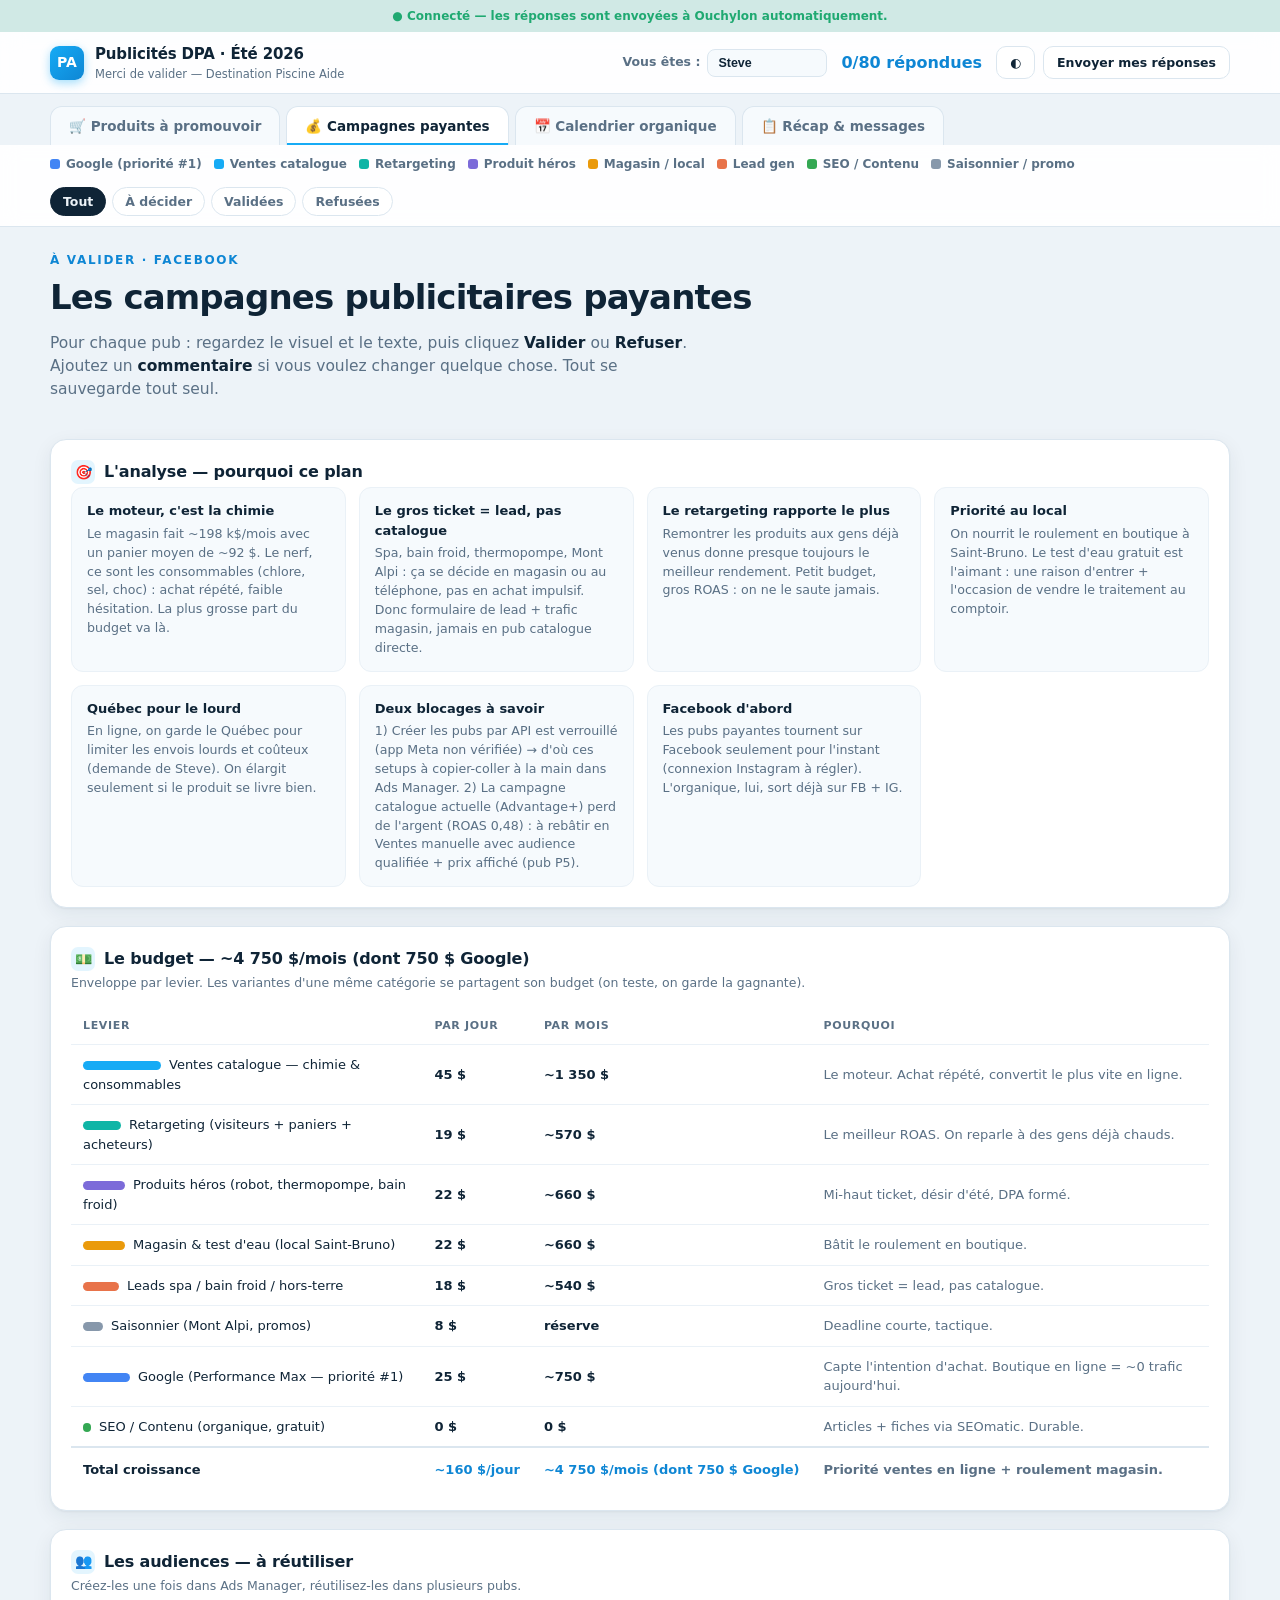
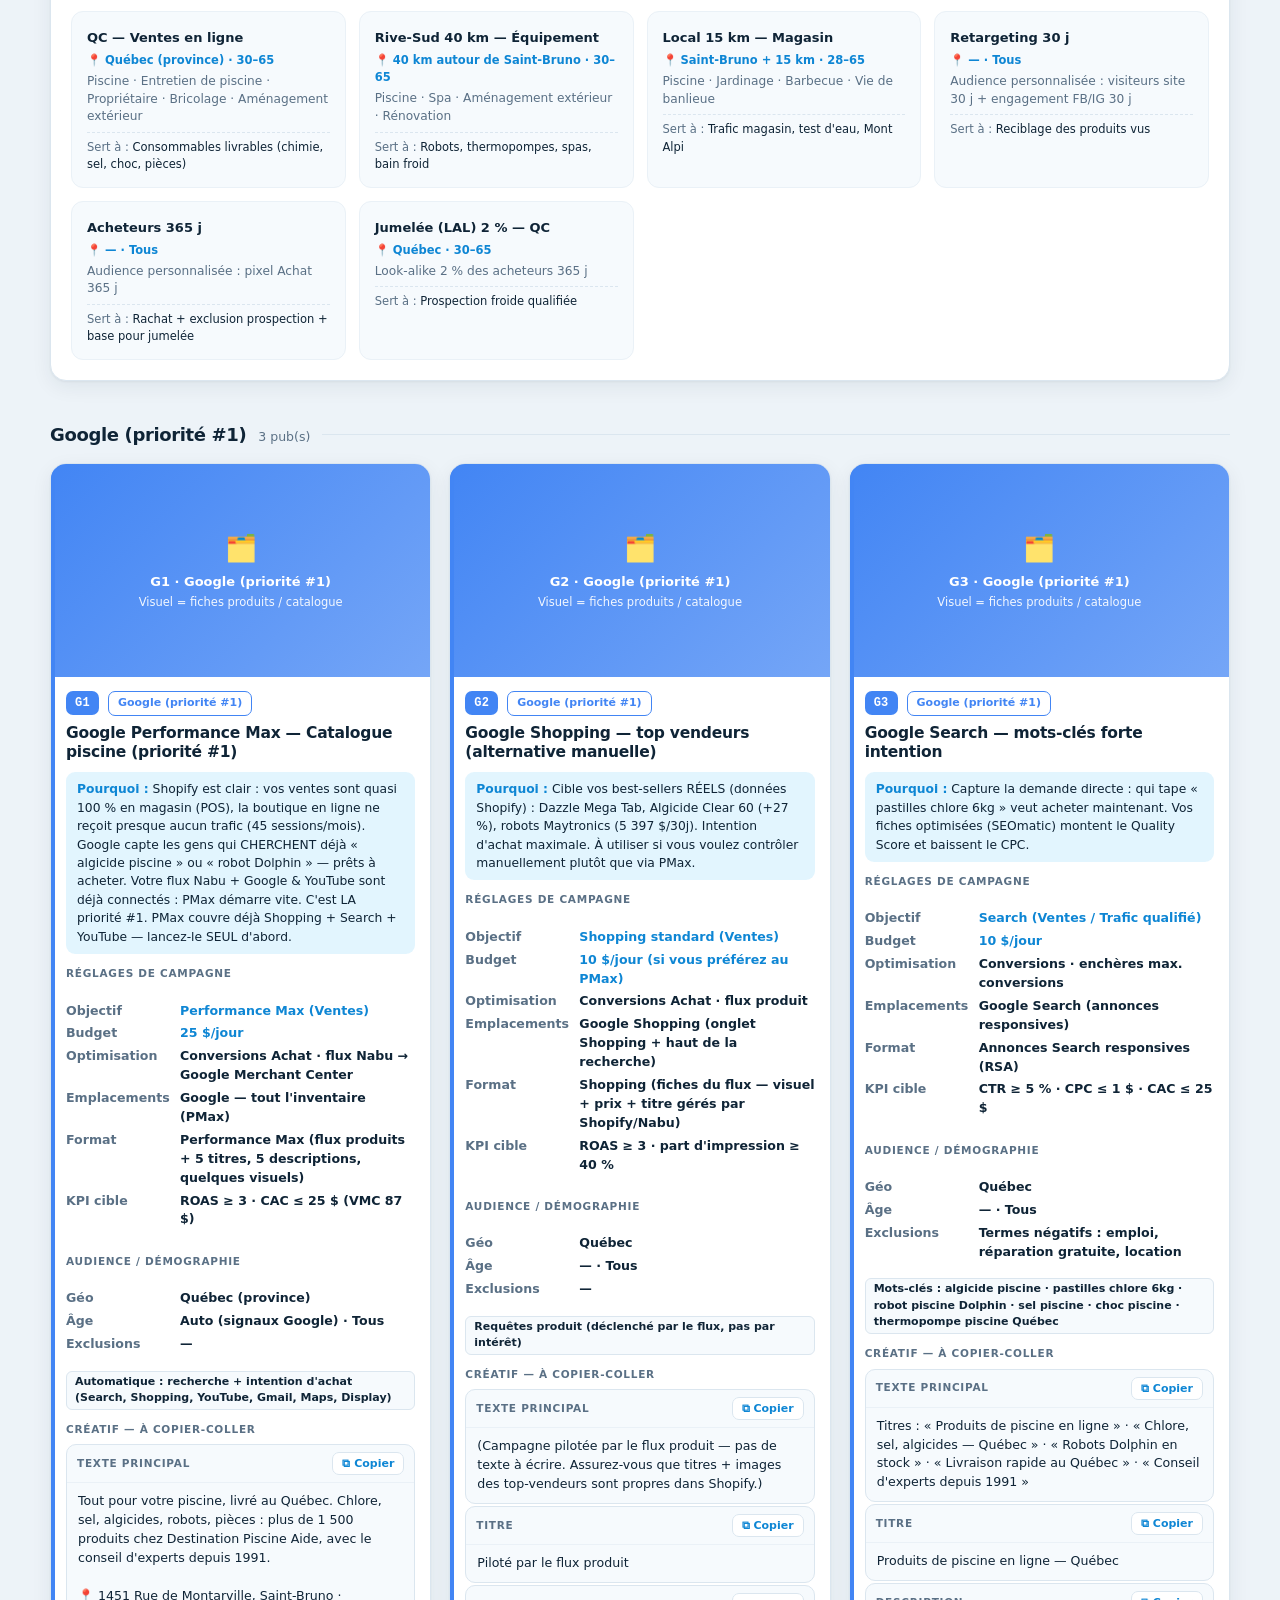
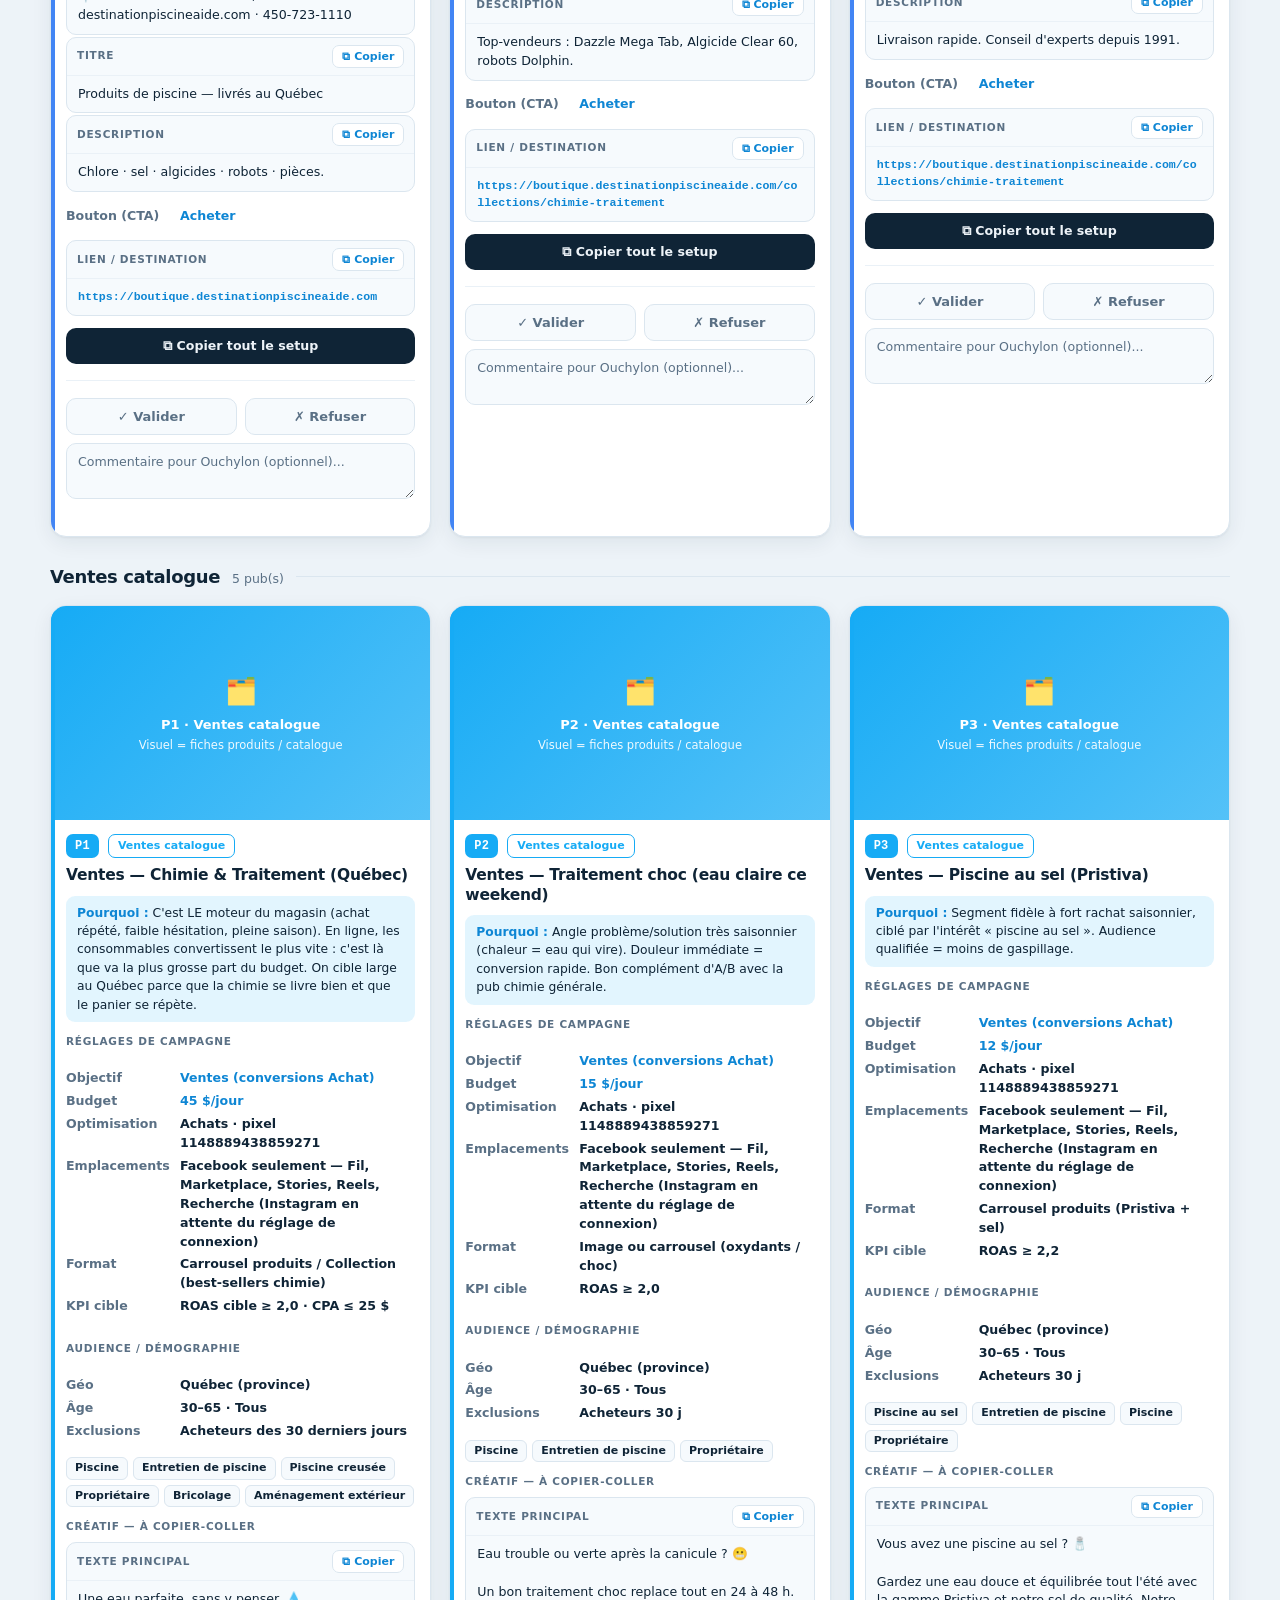
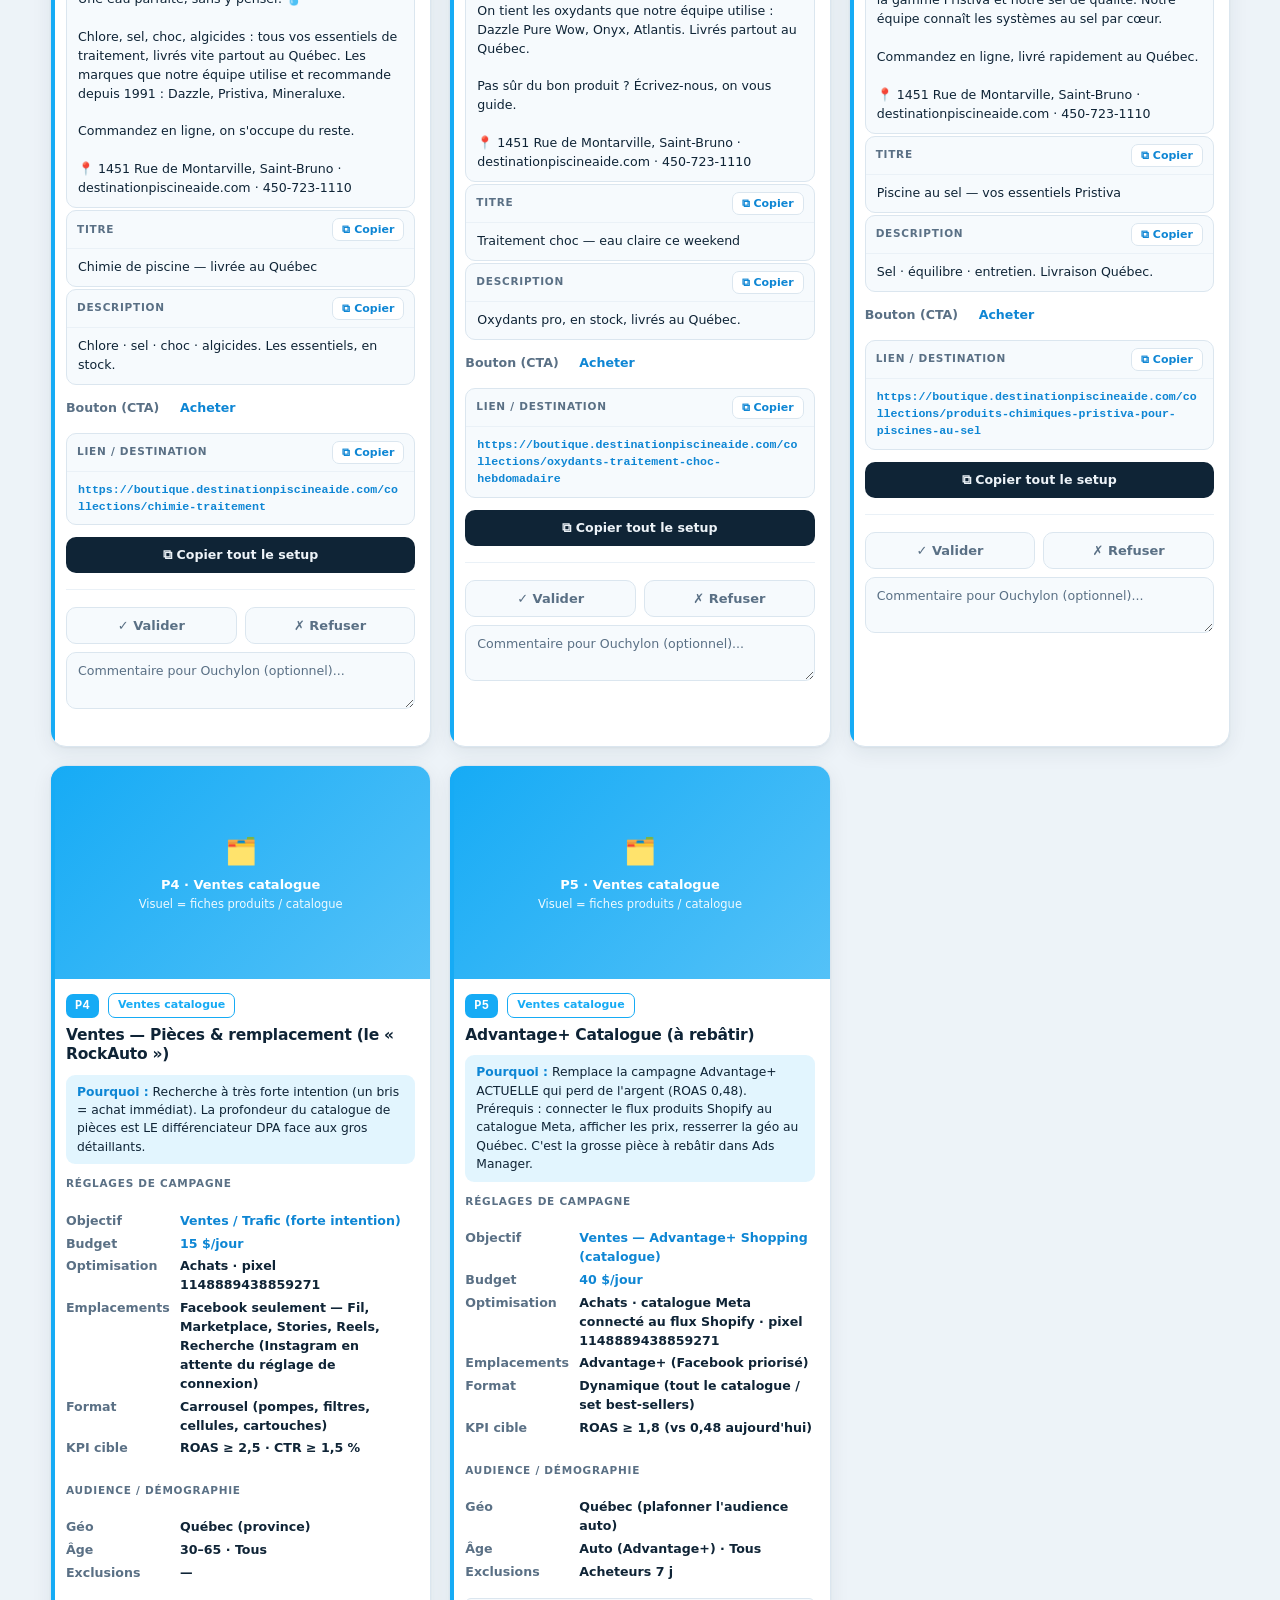
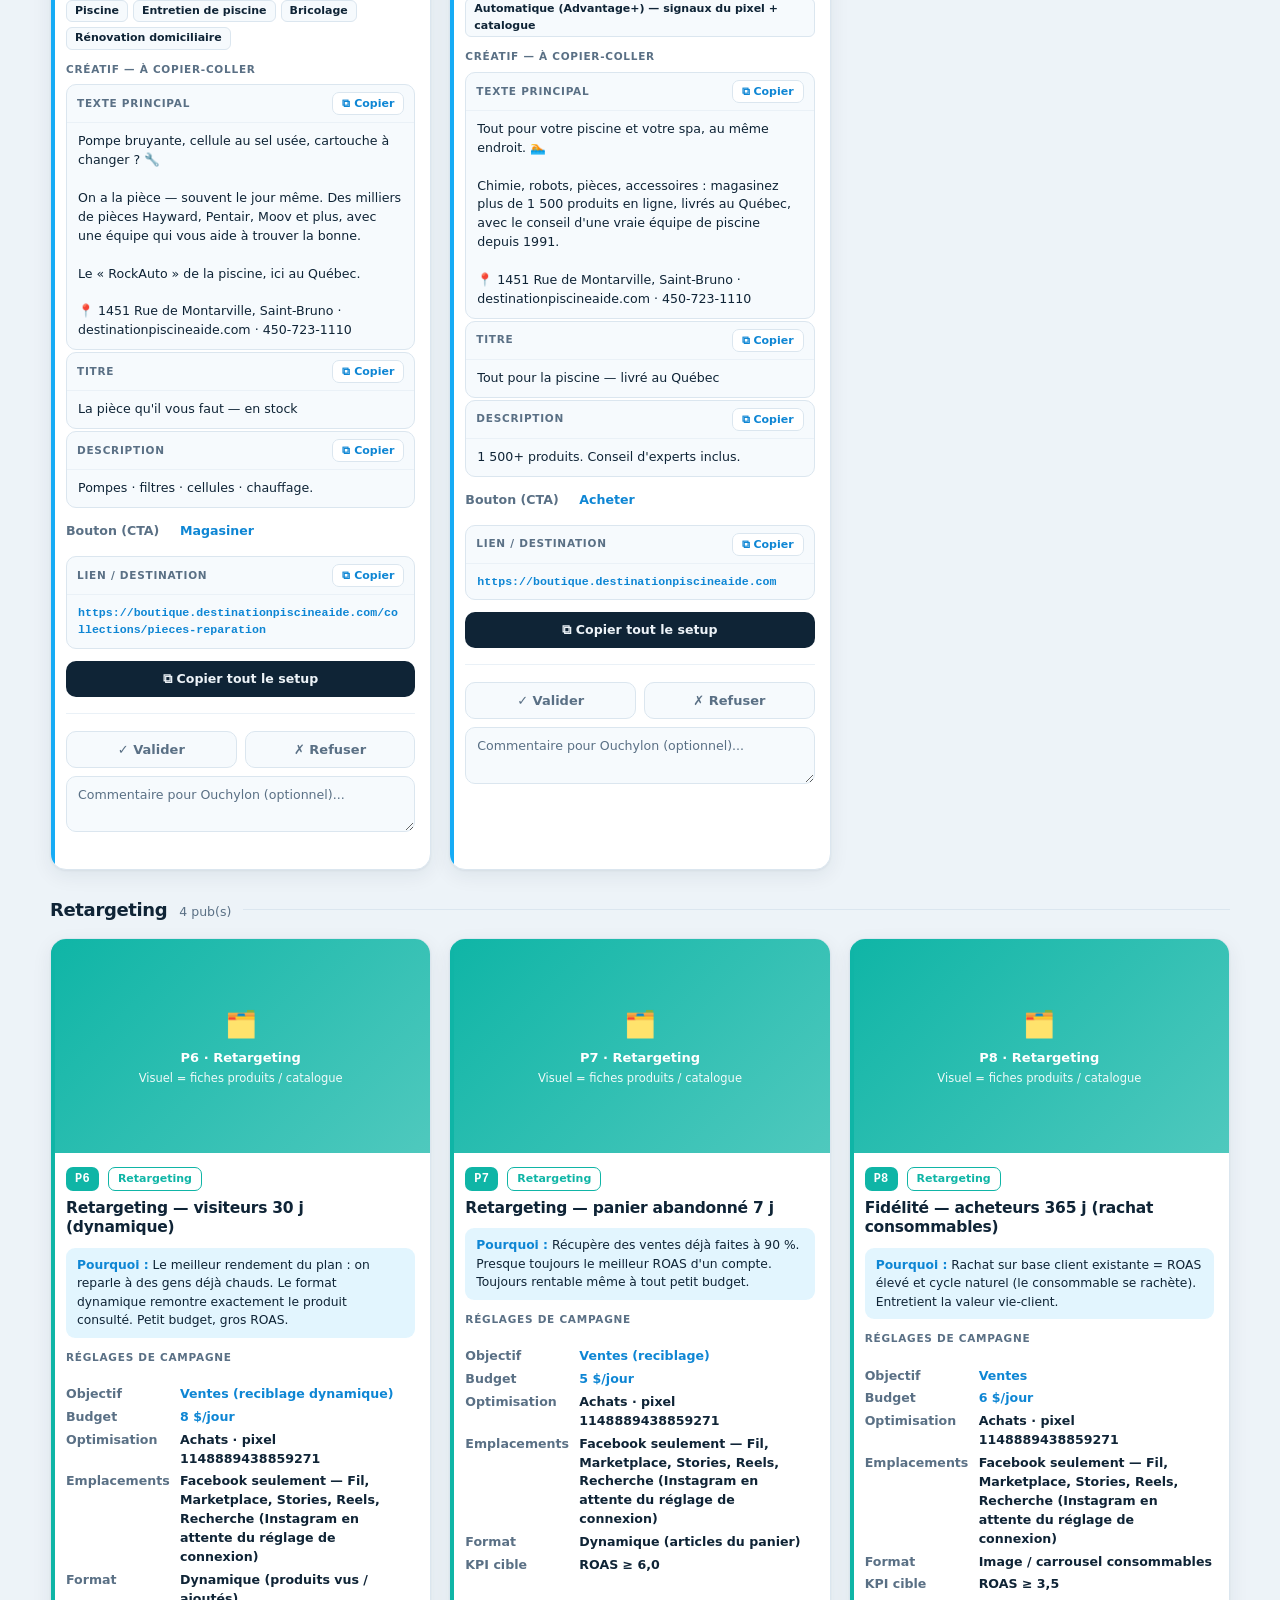
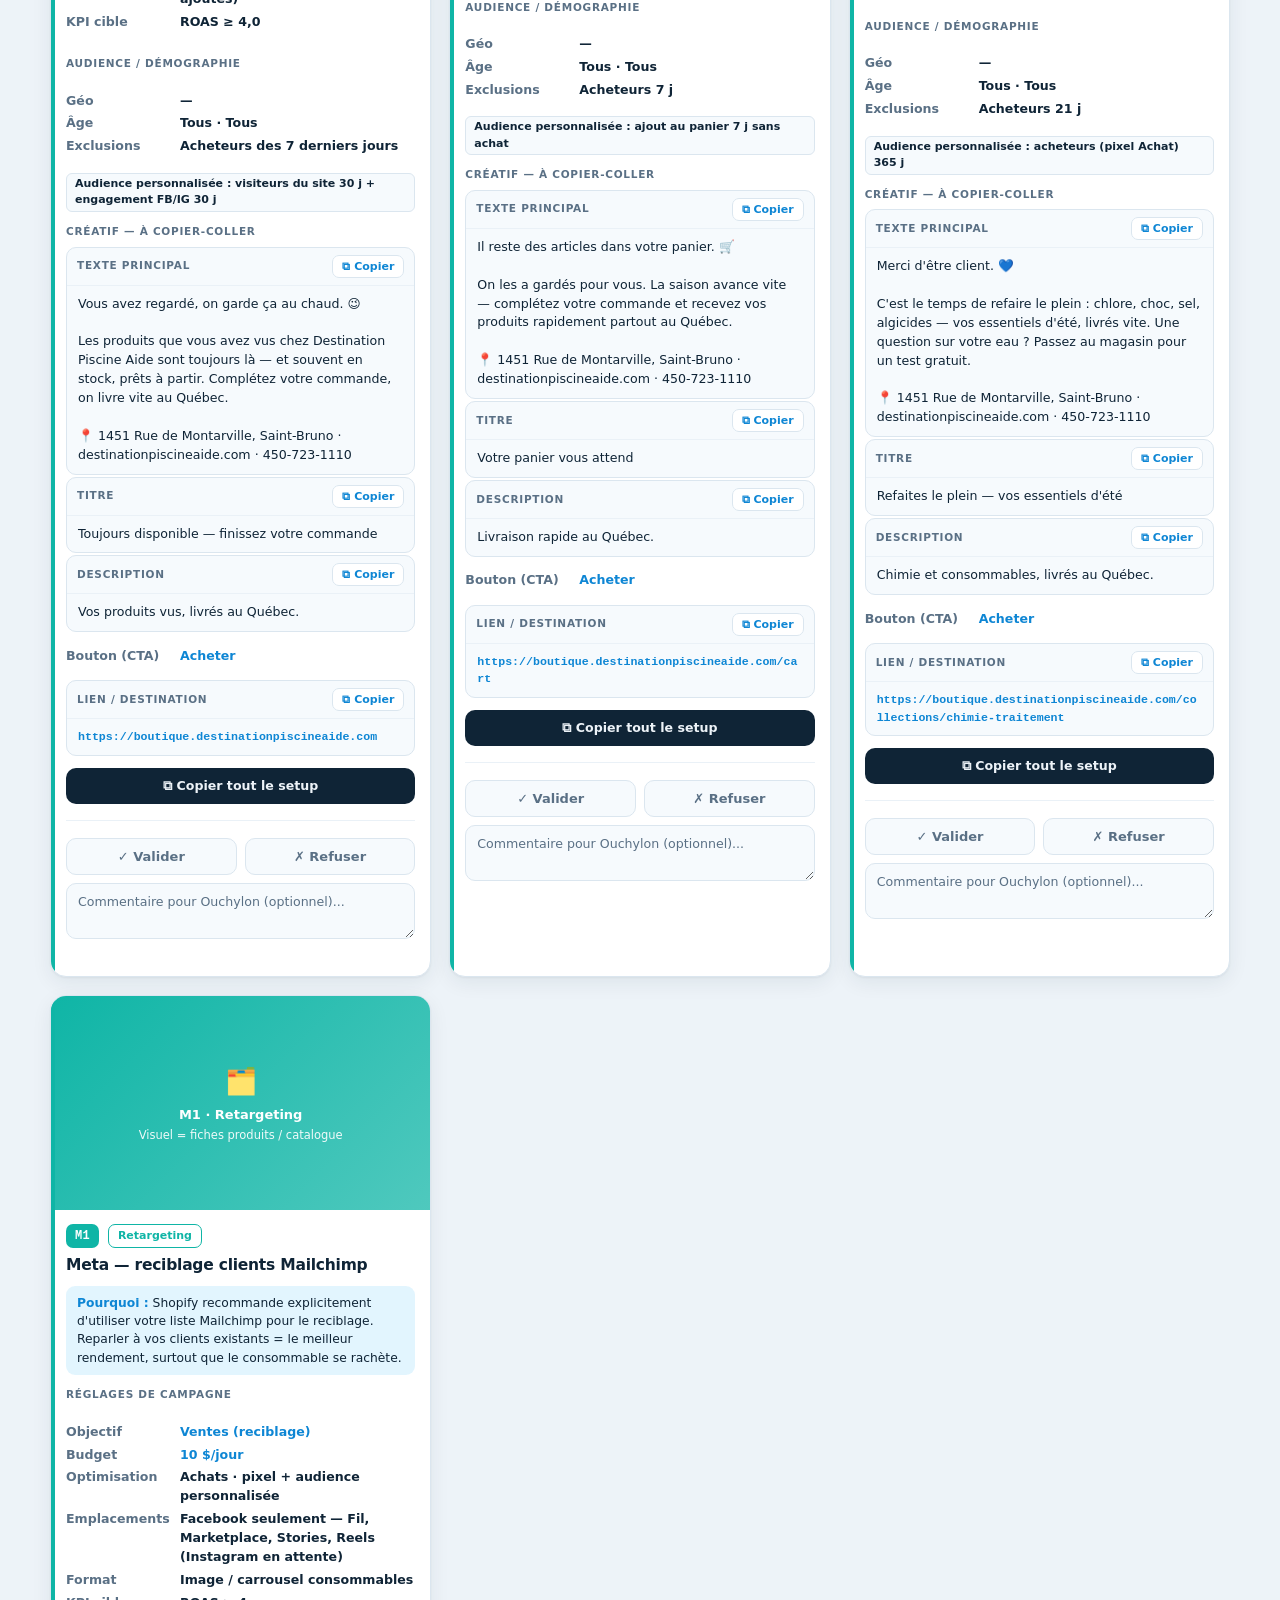
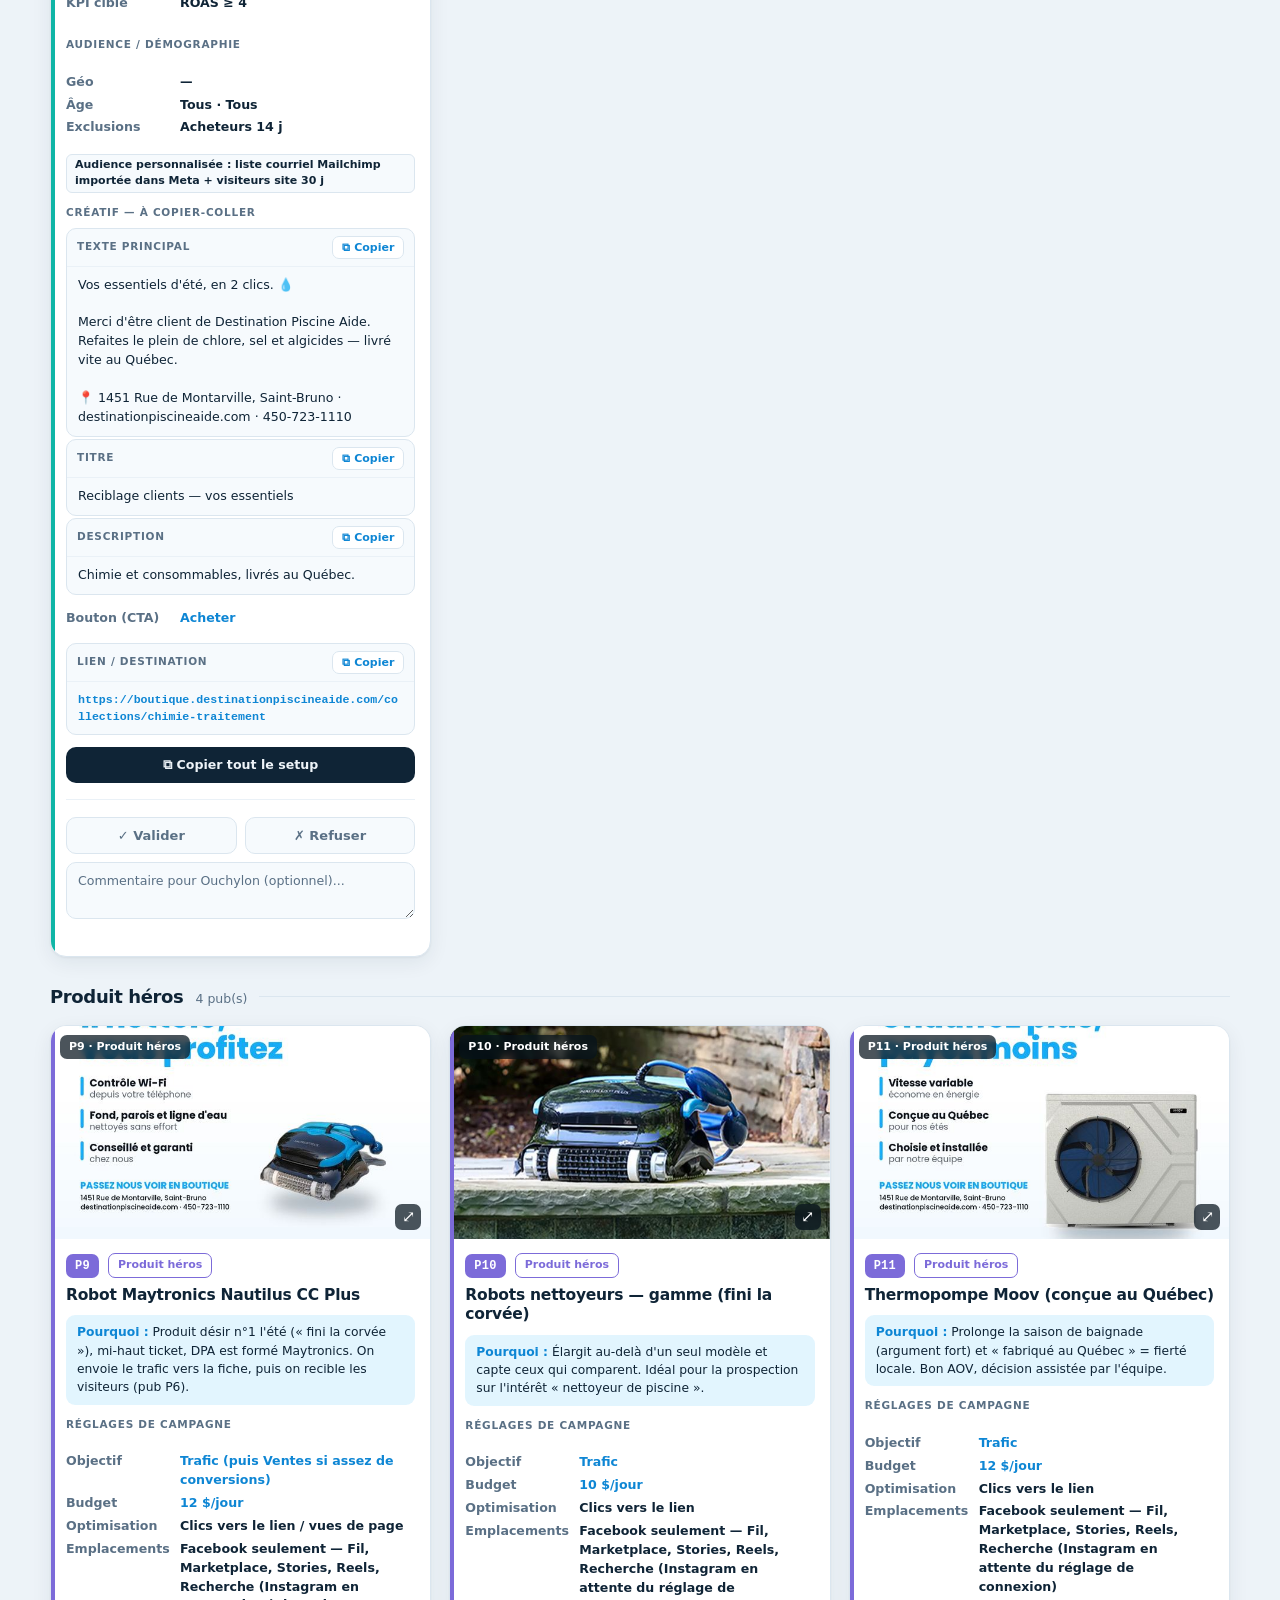
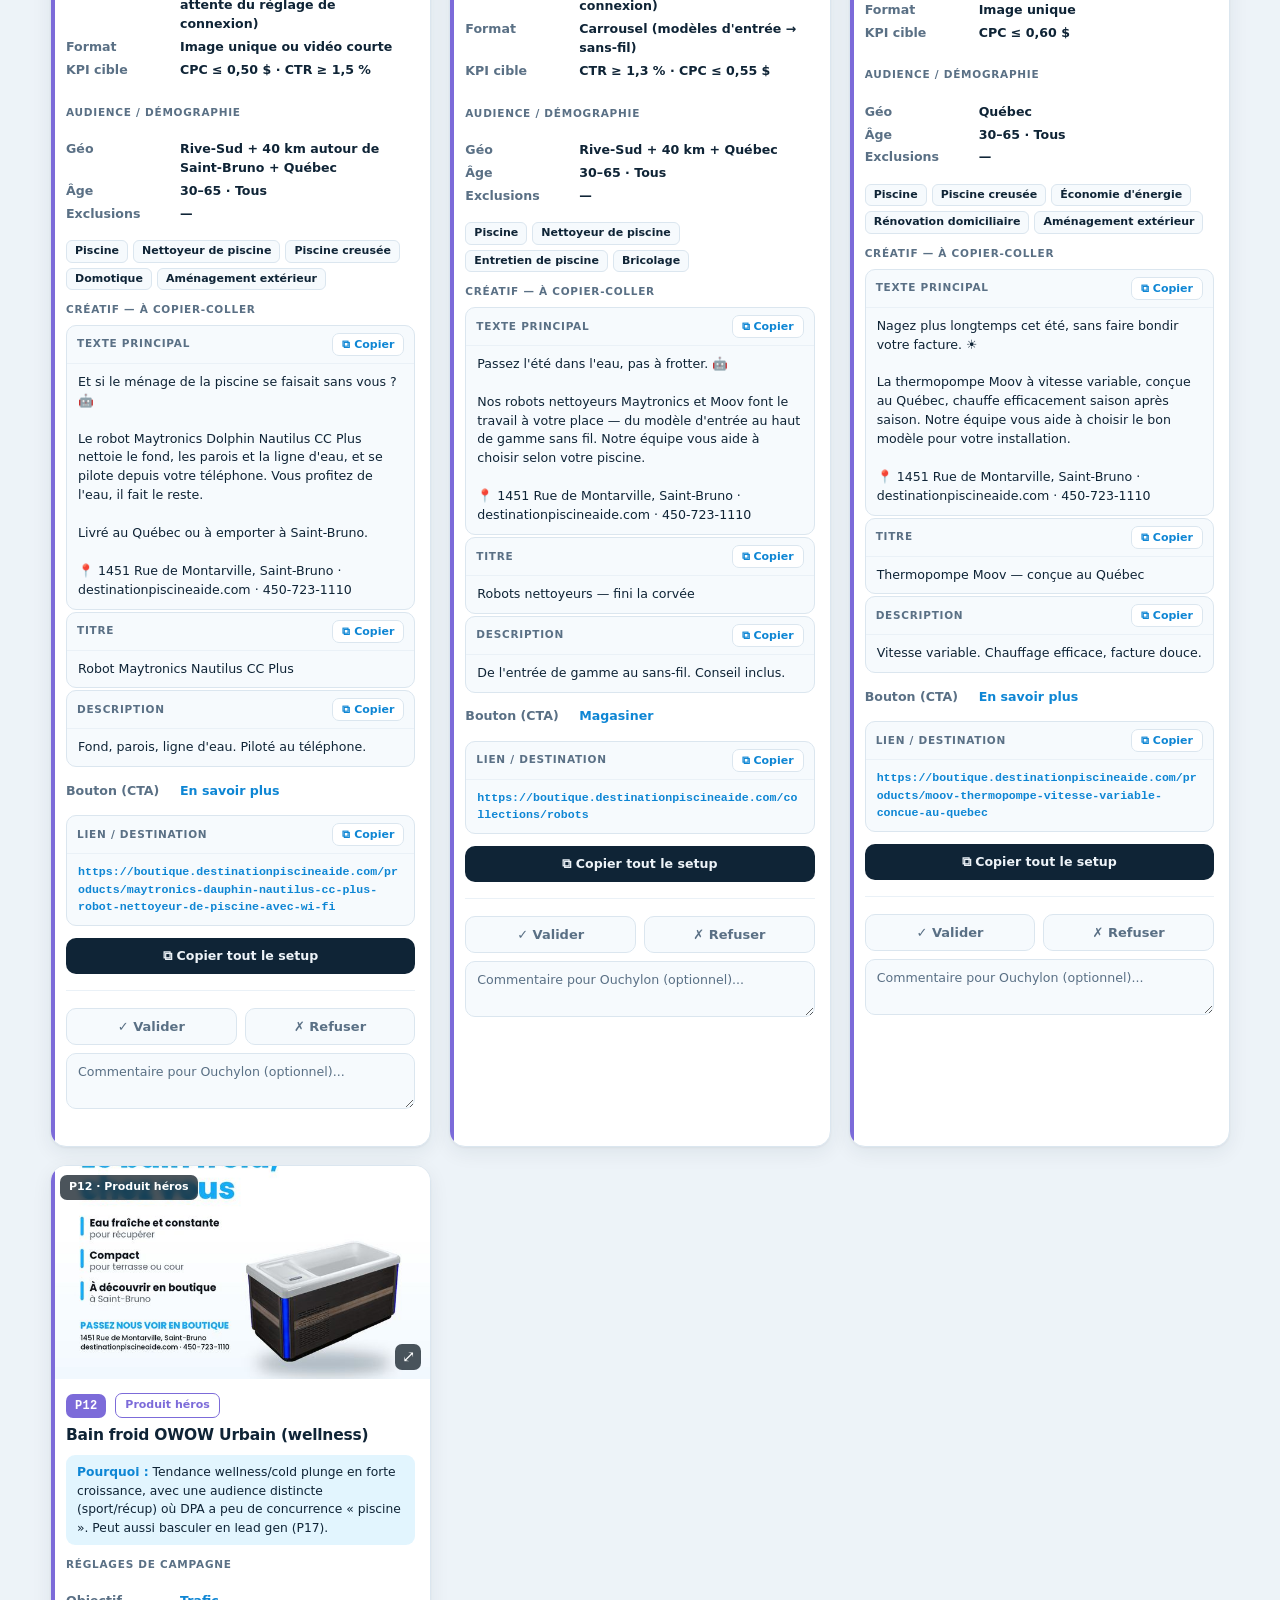
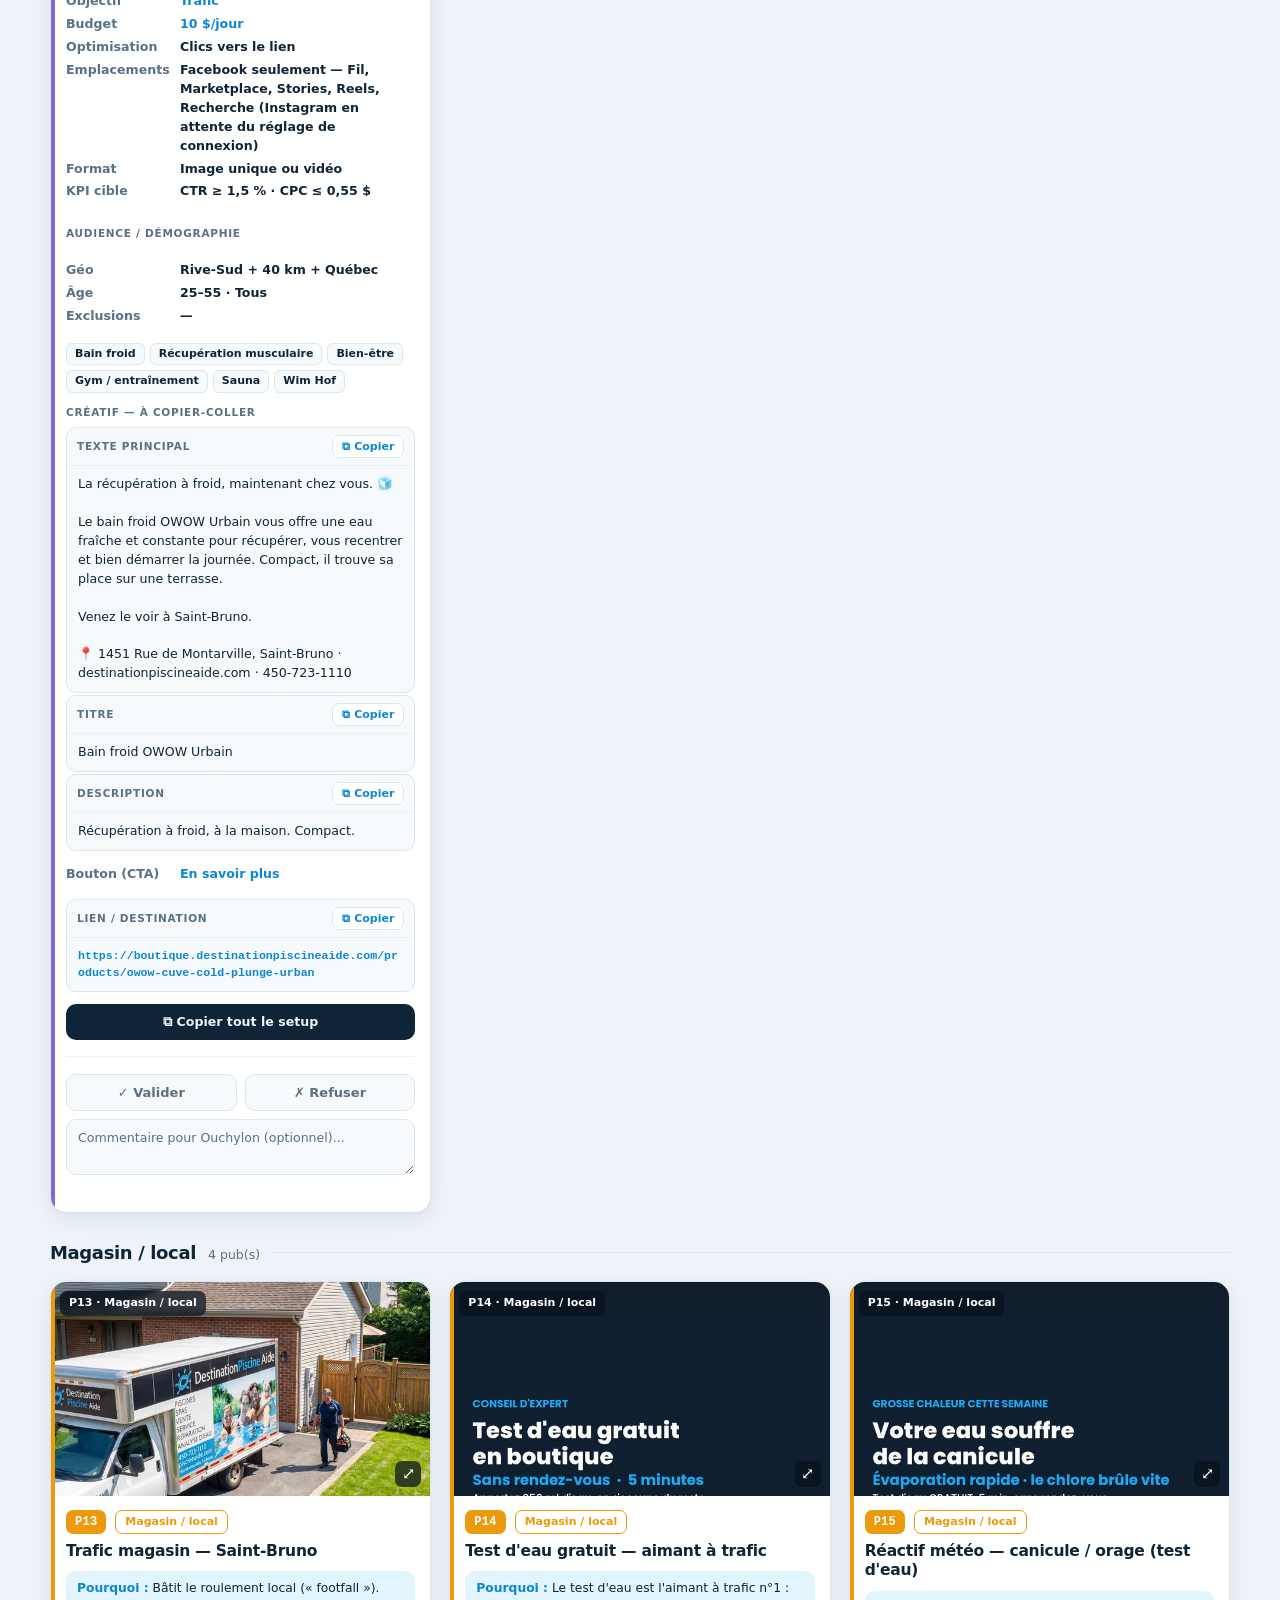
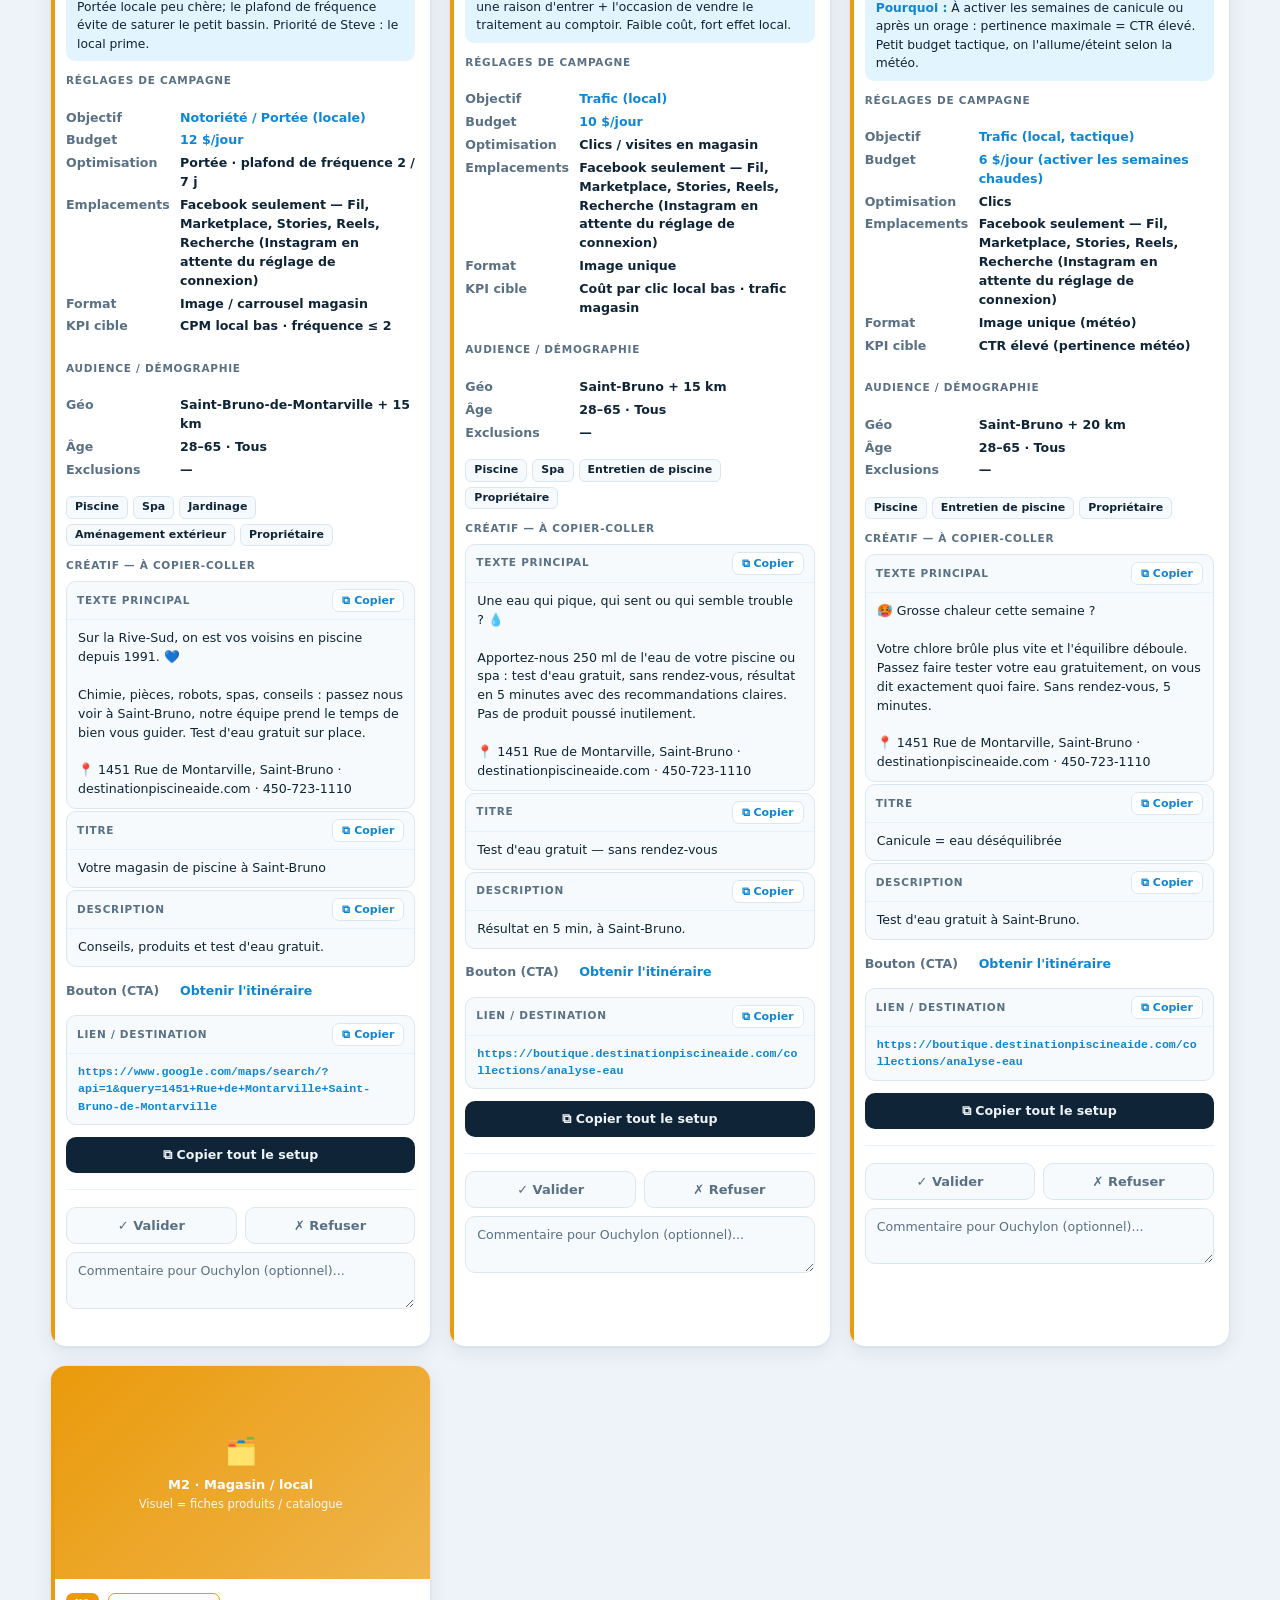
<file: index.html>
<!doctype html>
<html lang="fr">
<head>
<meta charset="utf-8">
<meta name="viewport" content="width=device-width, initial-scale=1">
<title>Publicités DPA — Été 2026 · à valider</title>
<link rel="icon" href="data:image/svg+xml,<svg xmlns='http://www.w3.org/2000/svg' viewBox='0 0 100 100'><text y='.9em' font-size='90'>💧</text></svg>">
<link rel="stylesheet" href="styles.css">
</head>
<body data-page="review">
<div id="modebar" class="modebar"></div>
<header class="top"><div class="top-in">
  <div class="brand"><div class="logo">PA</div>
    <div><b>Publicités DPA · Été 2026</b><span>Merci de valider — Destination Piscine Aide</span></div></div>
  <label class="who">Vous êtes : <input id="reviewer" type="text" aria-label="Votre nom"></label>
  <span class="prog" id="prog">0/0</span>
  <div class="actions">
    <button class="btn" id="themeBtn" title="Thème clair/sombre">◐</button>
    <button class="btn" id="exportBtn">Envoyer mes réponses</button>
  </div>
</div></header>

<div class="tabs" role="tablist">
  <button class="tab" id="tabPromo" role="tab" aria-selected="false">🛒 Produits à promouvoir</button>
  <button class="tab" id="tabPaid" role="tab" aria-selected="true">💰 Campagnes payantes</button>
  <button class="tab" id="tabOrg" role="tab" aria-selected="false">📅 Calendrier organique</button>
  <button class="tab" id="tabRecap" role="tab" aria-selected="false">📋 Récap & messages</button>
</div>
<div class="subbar"><div class="subbar-in">
  <div class="legend" id="legend"></div>
  <div class="filters" id="filters">
    <button class="chip" data-f="all" aria-pressed="true">Tout</button>
    <button class="chip" data-f="attente" aria-pressed="false">À décider</button>
    <button class="chip" data-f="valide" aria-pressed="false">Validées</button>
    <button class="chip" data-f="refuse" aria-pressed="false">Refusées</button>
  </div>
</div></div>

<main class="wrap">
  <section class="view" id="viewPromo">
    <div class="hero">
      <div class="eyebrow">À choisir · Publicités payantes</div>
      <h1>Quels produits veut-on promouvoir ?</h1>
      <p class="lede">Cochez les <b>collections</b> (catégories de produits) que vous voulez mettre en pub payante. Ajoutez une note au besoin (ex. un produit précis, un angle). <b><span id="promoCount">0</span> collection(s) choisie(s)</b> — je monte les pubs autour de celles-là (ciblage <b>100 km</b> autour du magasin).</p>
    </div>
    <div id="promoApp"></div>
  </section>
  <section class="view on" id="viewPaid">
    <div class="hero">
      <div class="eyebrow">À valider · Facebook</div>
      <h1>Les campagnes publicitaires payantes</h1>
      <p class="lede">Pour chaque pub : regardez le visuel et le texte, puis cliquez <b>Valider</b> ou <b>Refuser</b>. Ajoutez un <b>commentaire</b> si vous voulez changer quelque chose. Tout se sauvegarde tout seul.</p>
    </div>
    <div id="strategy"></div>
    <div id="paidApp"></div>
  </section>
  <section class="view" id="viewOrg">
    <div class="hero">
      <div class="eyebrow">À valider · Facebook + Instagram</div>
      <h1>Le calendrier des publications</h1>
      <p class="lede">Les publications prévues du 26 juin au 20 juillet. Même chose : <b>Valider</b> / <b>Refuser</b> + commentaire au besoin.</p>
    </div>
    <div id="orgApp"></div>
  </section>
  <section class="view" id="viewRecap">
    <div class="hero">
      <div class="eyebrow">Votre récap</div>
      <h1>Vos commentaires & un mot à Ouchylon</h1>
      <p class="lede">Retrouvez tout ce que vous avez écrit, et laissez un message libre (liens, idées, précisions) à Ouchylon.</p>
    </div>
    <div class="panel">
      <h2><span class="ic">✍️</span> Message à Ouchylon</h2>
      <p class="sub">Écrivez ce que vous voulez : liens, précisions sur des produits, idées. Sauvegardé automatiquement.</p>
      <textarea id="msgBox" class="msgbox" placeholder="Ex. : Le produit X n'est plus vendu · voici un lien vers un fournisseur · j'aimerais promouvoir surtout…"></textarea>
      <div class="saved" id="msgSaved">✓ enregistré</div>
    </div>
    <div id="recapApp"></div>
  </section>
  <div class="foot">Destination Piscine Aide · 1451 Rue de Montarville, Saint-Bruno-de-Montarville · destinationpiscineaide.com · 450-723-1110</div>
</main>

<div class="lb" id="lb">
  <button class="lb-x" id="lbX" aria-label="Fermer">✕</button>
  <button class="lb-nav prev" id="lbP" aria-label="Précédent">‹</button>
  <img id="lbImg" alt="">
  <button class="lb-nav next" id="lbN" aria-label="Suivant">›</button>
  <div class="lb-count" id="lbC"></div>
</div>
<div class="toast" id="toast"></div>

<script src="config.js"></script>
<script src="data.js"></script>
<script src="collections.js"></script>
<script src="store.js"></script>
<script src="app.js"></script>
</body>
</html>
</file>
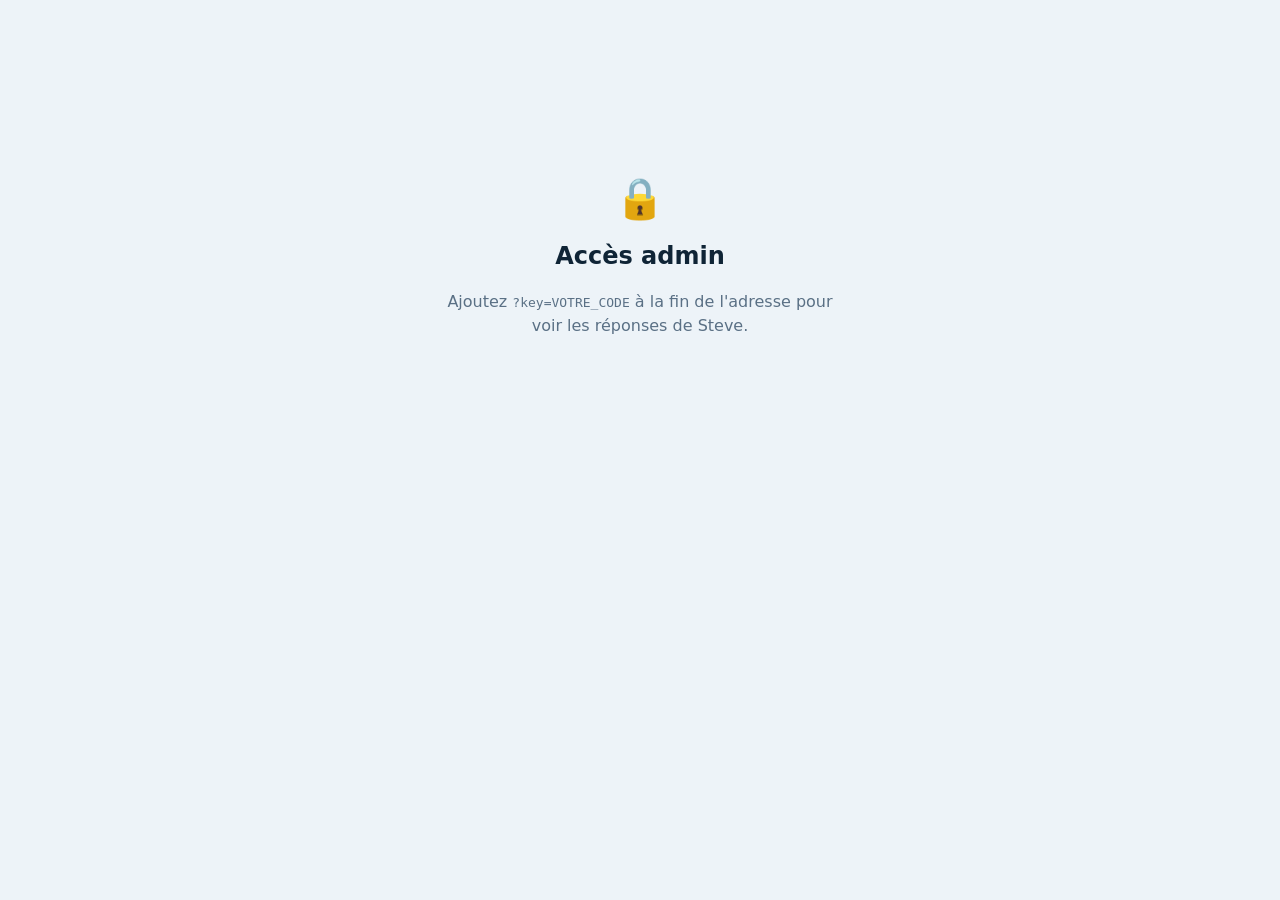
<file: admin.html>
<!doctype html>
<html lang="fr">
<head>
<meta charset="utf-8">
<meta name="viewport" content="width=device-width, initial-scale=1">
<title>DPA — Réponses de Steve (admin)</title>
<link rel="icon" href="data:image/svg+xml,<svg xmlns='http://www.w3.org/2000/svg' viewBox='0 0 100 100'><text y='.9em' font-size='90'>📊</text></svg>">
<link rel="stylesheet" href="styles.css">
</head>
<body data-page="admin">
<div id="gate" style="display:none"></div>
<div id="modebar" class="modebar"></div>
<header class="top"><div class="top-in">
  <div class="brand"><div class="logo">PA</div>
    <div><b>Réponses — pubs DPA</b><span>Tableau de bord (mise à jour en direct)</span></div></div>
  <div class="actions">
    <button class="btn" id="themeBtn" title="Thème clair/sombre">◐</button>
    <button class="btn primary" id="exportBtn">Copier / exporter</button>
  </div>
</div></header>

<div class="tabs" role="tablist">
  <button class="tab" id="tabPaid" role="tab" aria-selected="true">💰 Campagnes payantes</button>
  <button class="tab" id="tabOrg" role="tab" aria-selected="false">📅 Calendrier organique</button>
</div>
<div class="subbar"><div class="subbar-in">
  <div class="legend" style="font-size:12px;color:var(--muted);font-weight:600">Se met à jour automatiquement quand Steve répond.</div>
  <div class="filters" id="filters">
    <button class="chip" data-f="all" aria-pressed="true">Tout</button>
    <button class="chip" data-f="valide" aria-pressed="false">Validées</button>
    <button class="chip" data-f="refuse" aria-pressed="false">Refusées</button>
    <button class="chip" data-f="attente" aria-pressed="false">En attente</button>
  </div>
</div></div>

<main class="wrap">
  <div class="tiles" id="tiles"></div>
  <div id="adminList"></div>
  <div class="foot">Destination Piscine Aide · admin interne</div>
</main>

<div class="lb" id="lb">
  <button class="lb-x" id="lbX" aria-label="Fermer">✕</button>
  <button class="lb-nav prev" id="lbP" aria-label="Précédent">‹</button>
  <img id="lbImg" alt="">
  <button class="lb-nav next" id="lbN" aria-label="Suivant">›</button>
  <div class="lb-count" id="lbC"></div>
</div>
<div class="toast" id="toast"></div>

<script src="config.js"></script>
<script>
/* petit verrou : admin.html?key=<adminKey>. Vide = pas de verrou. */
(function(){var C=window.DPA_CONFIG||{};if(!C.adminKey)return;
  var k=new URLSearchParams(location.search).get('key');
  if(k!==C.adminKey){
    window.__DPA_BLOCK__=true;                 // app.js ne démarre pas
    document.addEventListener('DOMContentLoaded',function(){
      document.body.innerHTML='<div style="max-width:440px;margin:16vh auto;text-align:center;font-family:system-ui;padding:24px">'+
      '<div style="font-size:40px">🔒</div><h2 style="margin:.4em 0">Accès admin</h2>'+
      '<p style="color:#5A7085">Ajoutez <code>?key=VOTRE_CODE</code> à la fin de l\'adresse pour voir les réponses de Steve.</p></div>';
    });
  }
})();
</script>
<script src="data.js"></script>
<script src="store.js"></script>
<script src="app.js"></script>
</body>
</html>
</file>
<file: styles.css>
:root{
  --accent:#16ABF5; --accent-deep:#0E86D4; --accent-soft:rgba(22,171,245,.12);
  --ground:#EDF3F8; --surface:#FFFFFF; --surface-2:#F6FAFD;
  --ink:#0F2436; --muted:#5A7085; --line:#DBE6EF; --line-2:#EAF1F7;
  --keep:#1FA971; --keep-soft:rgba(31,169,113,.14);
  --revoir:#E8734A; --revoir-soft:rgba(232,115,74,.14);
  --c-produit:#16ABF5; --c-montalpi:#EA9A0B; --c-conseil:#0FB5A6; --c-equipe:#7C6BD9; --c-aspirationnel:#8798AB;
  --shadow:0 1px 2px rgba(16,36,54,.05),0 6px 20px rgba(16,36,54,.07);
  --radius:16px; --maxw:1220px;
  --font:"Poppins","Segoe UI",system-ui,-apple-system,Roboto,Helvetica,Arial,sans-serif;
  --mono:ui-monospace,"Cascadia Mono","Consolas",monospace;
}
@media (prefers-color-scheme:dark){:root{
  --ground:#0B141D; --surface:#14212E; --surface-2:#0F1B26; --ink:#E6EFF6; --muted:#93A8BA;
  --line:#263A4C; --line-2:#1C2C3A; --accent-soft:rgba(22,171,245,.16);
  --keep-soft:rgba(31,169,113,.2); --revoir-soft:rgba(232,115,74,.18);
  --shadow:0 1px 2px rgba(0,0,0,.3),0 8px 26px rgba(0,0,0,.35);}}
:root[data-theme="dark"]{
  --ground:#0B141D; --surface:#14212E; --surface-2:#0F1B26; --ink:#E6EFF6; --muted:#93A8BA;
  --line:#263A4C; --line-2:#1C2C3A; --accent-soft:rgba(22,171,245,.16);
  --keep-soft:rgba(31,169,113,.2); --revoir-soft:rgba(232,115,74,.18);
  --shadow:0 1px 2px rgba(0,0,0,.3),0 8px 26px rgba(0,0,0,.35);}
:root[data-theme="light"]{
  --ground:#EDF3F8; --surface:#FFFFFF; --surface-2:#F6FAFD; --ink:#0F2436; --muted:#5A7085;
  --line:#DBE6EF; --line-2:#EAF1F7; --accent-soft:rgba(22,171,245,.12);
  --keep-soft:rgba(31,169,113,.14); --revoir-soft:rgba(232,115,74,.14);
  --shadow:0 1px 2px rgba(16,36,54,.05),0 6px 20px rgba(16,36,54,.07);}
*{box-sizing:border-box}
body{margin:0;background:var(--ground);color:var(--ink);font-family:var(--font);line-height:1.5;
  -webkit-font-smoothing:antialiased;text-rendering:optimizeLegibility}
img{max-width:100%;display:block}
button{font-family:inherit;cursor:pointer}
textarea{font-family:inherit}
a{color:var(--accent-deep);word-break:break-word}
.wrap{max-width:var(--maxw);margin:0 auto;padding:0 20px}

.top{position:sticky;top:0;z-index:40;background:color-mix(in srgb,var(--surface) 90%,transparent);
  backdrop-filter:blur(12px);border-bottom:1px solid var(--line)}
.top-in{max-width:var(--maxw);margin:0 auto;padding:10px 20px;display:flex;align-items:center;gap:14px;flex-wrap:wrap}
.brand{display:flex;align-items:center;gap:11px;margin-right:auto;min-width:0}
.logo{width:34px;height:34px;border-radius:9px;background:linear-gradient(135deg,var(--accent),var(--accent-deep));
  display:grid;place-items:center;color:#fff;font-weight:700;font-size:14px;flex:none;box-shadow:0 3px 10px rgba(22,171,245,.4)}
.brand b{font-weight:600;font-size:15px;letter-spacing:-.01em;white-space:nowrap}
.brand span{display:block;font-size:11.5px;color:var(--muted);font-weight:500}
.who{display:flex;align-items:center;gap:7px;font-size:12.5px;color:var(--muted);font-weight:600}
.who input{border:1px solid var(--line);background:var(--surface-2);color:var(--ink);border-radius:8px;
  padding:6px 10px;font-size:12.5px;font-weight:600;width:120px}
.prog{font-variant-numeric:tabular-nums;font-weight:700;color:var(--accent-deep);white-space:nowrap}
.actions{display:flex;gap:8px;flex-wrap:wrap}
.btn{border:1px solid var(--line);background:var(--surface);color:var(--ink);padding:8px 13px;border-radius:10px;
  font-size:12.5px;font-weight:600;display:inline-flex;align-items:center;gap:6px;transition:.15s;white-space:nowrap}
.btn:hover{border-color:var(--accent);color:var(--accent-deep)}
.btn.primary{background:var(--accent);border-color:var(--accent);color:#fff}
.btn.primary:hover{background:var(--accent-deep);color:#fff}
.btn:focus-visible,.chip:focus-visible,.tab:focus-visible,button:focus-visible,textarea:focus-visible{outline:2px solid var(--accent);outline-offset:2px}

.modebar{font-size:12px;font-weight:600;text-align:center;padding:7px 12px}
.modebar.local{background:var(--revoir-soft);color:var(--revoir)}
.modebar.cloud{background:var(--keep-soft);color:var(--keep)}
.modebar b{font-weight:700}

.tabs{display:flex;gap:6px;max-width:var(--maxw);margin:0 auto;padding:12px 20px 0}
.tab{border:1px solid var(--line);border-bottom:none;background:var(--surface-2);color:var(--muted);
  padding:11px 18px;border-radius:12px 12px 0 0;font-size:13.5px;font-weight:650;transition:.15s}
.tab[aria-selected="true"]{background:var(--surface);color:var(--ink);box-shadow:0 -2px 0 var(--accent) inset}
.tab:hover{color:var(--ink)}
.subbar{position:sticky;top:55px;z-index:30;background:color-mix(in srgb,var(--surface) 92%,transparent);
  backdrop-filter:blur(10px);border-bottom:1px solid var(--line)}
.subbar-in{max-width:var(--maxw);margin:0 auto;padding:10px 20px;display:flex;gap:14px;align-items:center;justify-content:space-between;flex-wrap:wrap}
.filters{display:flex;gap:6px;flex-wrap:wrap}
.chip{border:1px solid var(--line);background:var(--surface);color:var(--muted);padding:6px 12px;border-radius:999px;
  font-size:12.5px;font-weight:600;transition:.15s}
.chip[aria-pressed="true"]{background:var(--ink);color:var(--ground);border-color:var(--ink)}
.chip:hover{border-color:var(--accent)}
.legend{display:flex;flex-wrap:wrap;gap:12px}
.lg{display:inline-flex;align-items:center;gap:6px;font-size:12px;font-weight:600;color:var(--muted)}
.lg i{width:10px;height:10px;border-radius:3px;display:inline-block}

.hero{padding:24px 0 4px}
.eyebrow{font-size:12px;font-weight:700;letter-spacing:.14em;text-transform:uppercase;color:var(--accent-deep)}
h1{font-size:clamp(23px,4vw,34px);line-height:1.09;letter-spacing:-.025em;margin:.3em 0 .26em;font-weight:700;text-wrap:balance}
.lede{font-size:15.5px;color:var(--muted);max-width:66ch}
.lede b{color:var(--ink);font-weight:600}
.view{display:none} .view.on{display:block}

/* ---- panneaux stratégie (analyse / budget / audiences) ---- */
.panel{background:var(--surface);border:1px solid var(--line);border-radius:var(--radius);padding:20px;margin:18px 0;box-shadow:var(--shadow)}
.panel h2{font-size:16px;font-weight:700;letter-spacing:-.01em;margin:0 0 3px;display:flex;align-items:center;gap:9px}
.panel .sub{font-size:12.5px;color:var(--muted);margin:0 0 15px}
.panel h2 .ic{width:24px;height:24px;border-radius:7px;background:var(--accent-soft);display:grid;place-items:center;color:var(--accent-deep);font-size:14px;flex:none}
.anal{display:grid;grid-template-columns:repeat(auto-fit,minmax(230px,1fr));gap:13px}
.anal .a{border:1px solid var(--line-2);border-radius:12px;padding:13px 15px;background:var(--surface-2)}
.anal .a b{display:block;font-size:13px;margin-bottom:4px;color:var(--ink)}
.anal .a p{margin:0;font-size:12.6px;color:var(--muted);line-height:1.5}
.tblwrap{overflow-x:auto}
table.bud{width:100%;border-collapse:collapse;font-size:13px;min-width:520px}
table.bud th,table.bud td{text-align:left;padding:10px 12px;border-bottom:1px solid var(--line-2)}
table.bud th{font-size:11px;text-transform:uppercase;letter-spacing:.06em;color:var(--muted);font-weight:700}
table.bud td.n{font-variant-numeric:tabular-nums;font-weight:650;white-space:nowrap}
table.bud .bar{display:inline-block;height:9px;border-radius:5px;vertical-align:middle;margin-right:8px}
table.bud tr.tot td{border-top:2px solid var(--line);border-bottom:none;font-weight:700;padding-top:12px}
table.bud tr.tot td.n{color:var(--accent-deep)}
.auds{display:grid;grid-template-columns:repeat(auto-fill,minmax(250px,1fr));gap:13px}
.aud{border:1px solid var(--line-2);border-radius:12px;padding:13px 15px;background:var(--surface-2)}
.aud b{font-size:13px} .aud .geo{font-size:11.5px;color:var(--accent-deep);font-weight:600;margin:3px 0}
.aud .d{font-size:12.2px;color:var(--muted);line-height:1.45;margin:4px 0 6px}
.aud .u{font-size:11.5px;color:var(--ink);border-top:1px dashed var(--line);padding-top:6px}
.aud .u em{color:var(--muted);font-style:normal}
.sec{padding:22px 0 4px}
.sec-h{display:flex;align-items:baseline;gap:12px;margin-bottom:15px}
.sec-h h2{font-size:18px;font-weight:650;letter-spacing:-.02em;margin:0}
.sec-h .rng{font-size:12.5px;color:var(--muted);font-weight:500}
.sec-h .ln{flex:1;height:1px;background:var(--line);align-self:center}
.grid{display:grid;grid-template-columns:repeat(auto-fill,minmax(300px,1fr));gap:18px}

/* card (shared review) */
.card{background:var(--surface);border:1px solid var(--line);border-radius:var(--radius);overflow:hidden;
  box-shadow:var(--shadow);display:flex;flex-direction:column;position:relative;transition:.18s}
.card::before{content:"";position:absolute;inset:0 auto 0 0;width:4px;background:var(--tc,transparent);z-index:2;transition:.18s}
.card.valide::before{background:var(--keep)} .card.refuse::before{background:var(--revoir)}
.card.refuse .media img{opacity:.5;filter:saturate(.75)}
.card.hidden{display:none}
.media{position:relative;background:var(--surface-2);cursor:zoom-in;aspect-ratio:1/1;overflow:hidden}
.media.wide{aspect-ratio:16/9} .media.story{aspect-ratio:1080/1920}
.media.ph{cursor:default;display:grid;place-items:center;color:#fff;text-align:center;padding:14px}
.media.vid{aspect-ratio:1/1;cursor:default}
.media video{width:100%;height:100%;object-fit:contain;background:#000;display:block}
.media img{width:100%;height:100%;object-fit:cover}
.badges{position:absolute;top:9px;left:9px;right:9px;display:flex;gap:6px;justify-content:space-between;pointer-events:none}
.tagpill{background:rgba(6,18,28,.72);color:#fff;font-size:11px;font-weight:600;padding:4px 9px;border-radius:7px;backdrop-filter:blur(3px)}
.cat{font-size:11px;font-weight:700;padding:4px 9px;border-radius:7px;color:#fff}
.num{position:absolute;bottom:9px;left:9px;background:rgba(6,18,28,.72);color:#fff;font-size:11px;font-weight:700;
  padding:3px 8px;border-radius:7px;font-variant-numeric:tabular-nums;backdrop-filter:blur(3px)}
.zoom{position:absolute;bottom:9px;right:9px;background:rgba(6,18,28,.72);color:#fff;width:26px;height:26px;border-radius:7px;
  display:grid;place-items:center;backdrop-filter:blur(3px)}
.body{padding:13px 15px 15px;display:flex;flex-direction:column;gap:9px;flex:1}
.when{display:flex;align-items:center;gap:8px;font-size:12px;color:var(--muted);font-weight:600;flex-wrap:wrap}
.when .d{color:var(--ink)}
.ttl{font-size:14.5px;font-weight:650;letter-spacing:-.01em;line-height:1.25}
.why{background:var(--accent-soft);border-radius:9px;padding:8px 11px;font-size:12.3px;color:var(--ink);line-height:1.5}
.why b{color:var(--accent-deep);font-weight:700}
.cap{font-size:12.6px;color:var(--muted);line-height:1.55;white-space:pre-wrap;
  display:-webkit-box;-webkit-line-clamp:4;-webkit-box-orient:vertical;overflow:hidden}
.cap.open{-webkit-line-clamp:unset;overflow:visible}
.meta{font-size:12px;color:var(--muted);line-height:1.5}
.meta b{color:var(--ink);font-weight:600}
.dest{font-size:12px;line-height:1.5;background:var(--surface-2);border:1px solid var(--line-2);border-radius:9px;padding:8px 10px;word-break:break-word}
.dest .dl{display:block;font-size:10.5px;text-transform:uppercase;letter-spacing:.06em;color:var(--muted);font-weight:700;margin-bottom:2px}
.dest a{color:var(--accent-deep);font-weight:600;text-decoration:none}
.dest a:hover{text-decoration:underline}
.dest .dtxt{color:var(--ink)}

/* ---- carte payante : setup détaillé (comme l'Artifact) ---- */
.ptop{padding:14px 15px 0;display:flex;align-items:center;gap:9px;flex-wrap:wrap}
.pid{font-family:var(--mono);font-size:12px;font-weight:700;color:#fff;background:var(--tc,var(--accent));padding:3px 9px;border-radius:7px;letter-spacing:.02em}
.ptrack{font-size:11px;font-weight:700;color:var(--tc,var(--accent));border:1px solid currentColor;padding:3px 9px;border-radius:7px}
.pname{padding:8px 15px 2px;font-size:15.5px;font-weight:700;letter-spacing:-.015em;line-height:1.25}
.card>.why{margin:8px 15px 4px}
.pbody{padding:8px 15px 15px;display:flex;flex-direction:column;gap:12px;flex:1}
.grp{display:flex;flex-direction:column;gap:2px}
.grp>.lbl{font-size:10.5px;text-transform:uppercase;letter-spacing:.07em;color:var(--muted);font-weight:700;margin-bottom:5px}
.kv{display:grid;grid-template-columns:104px 1fr;gap:4px 10px;font-size:12.6px}
.kv dt{color:var(--muted);font-weight:600}
.kv dd{margin:0;color:var(--ink);font-weight:550}
.kv dd.hot{color:var(--accent-deep);font-weight:700}
.tags{display:flex;flex-wrap:wrap;gap:5px;margin-top:2px}
.tag{font-size:11px;background:var(--surface-2);border:1px solid var(--line);border-radius:6px;padding:2px 8px;color:var(--ink);font-weight:550}
.copyf{border:1px solid var(--line);border-radius:10px;background:var(--surface-2);overflow:hidden}
.copyf .fh{display:flex;align-items:center;justify-content:space-between;padding:7px 10px;border-bottom:1px solid var(--line-2);gap:8px}
.copyf .fh .lbl{font-size:10.5px;text-transform:uppercase;letter-spacing:.07em;color:var(--muted);font-weight:700}
.copyf .val{padding:9px 11px;font-size:12.6px;color:var(--ink);white-space:pre-wrap;line-height:1.5}
.copyf .val.mono{font-family:var(--mono);font-size:11.6px;word-break:break-all}
.copyf .val a{color:var(--accent-deep);font-weight:600;text-decoration:none}
.copyf .val a:hover{text-decoration:underline}
.cbtn{border:1px solid var(--line);background:var(--surface);color:var(--accent-deep);font-size:11px;font-weight:650;padding:4px 9px;border-radius:7px;display:inline-flex;align-items:center;gap:5px;transition:.14s;white-space:nowrap}
.cbtn:hover{background:var(--accent);color:#fff;border-color:var(--accent)}
.cbtn.ok{background:var(--keep);color:#fff;border-color:var(--keep)}
.pfoot{display:flex;gap:8px}
.pfoot .copyall{flex:1;background:var(--ink);color:var(--ground);border:none;border-radius:10px;padding:10px;font-size:12.6px;font-weight:700;display:inline-flex;align-items:center;justify-content:center;gap:7px;transition:.15s}
.pfoot .copyall:hover{background:var(--accent-deep);color:#fff}
.pfoot .copyall.ok{background:var(--keep);color:#fff}
.pdecwrap{display:flex;flex-direction:column;gap:8px;margin-top:4px;padding-top:12px;border-top:1px solid var(--line-2)}
.grid.paidgrid{grid-template-columns:repeat(auto-fill,minmax(345px,1fr))}

/* ---- sélecteur de collections (Produits à promouvoir) ---- */
.grid.promogrid{grid-template-columns:repeat(auto-fill,minmax(250px,1fr));gap:12px}
.pcol{background:var(--surface);border:1.5px solid var(--line);border-radius:12px;padding:13px 14px;display:flex;flex-direction:column;gap:9px;box-shadow:var(--shadow);transition:.15s}
.pcol.on{border-color:var(--keep);box-shadow:0 0 0 1px var(--keep),var(--shadow);background:var(--keep-soft)}
.pcol-t{font-size:13.5px;font-weight:650;letter-spacing:-.01em;line-height:1.25}
.pcol-m{font-size:11.5px;color:var(--muted);font-weight:600}
.pcol-m a{color:var(--accent-deep);font-weight:600;text-decoration:none}
.pcol-m a:hover{text-decoration:underline}
.pcol-note{width:100%;border:1px solid var(--line);background:var(--surface-2);color:var(--ink);border-radius:8px;padding:7px 9px;font-size:12px;resize:vertical;min-height:30px;line-height:1.4}
.pcol-note::placeholder{color:var(--muted)}
.pcol-btn{border:1.5px solid var(--line);background:var(--surface-2);color:var(--muted);border-radius:9px;padding:9px;font-size:12.5px;font-weight:700;transition:.14s;margin-top:auto}
.pcol-btn:hover{border-color:var(--keep);color:var(--keep)}
.pcol-btn[aria-pressed="true"]{background:var(--keep);border-color:var(--keep);color:#fff}
.pcol-img{position:relative;display:block;aspect-ratio:1/1;background:var(--surface-2);border-radius:9px;overflow:hidden;cursor:zoom-in}
.pcol-img img{width:100%;height:100%;object-fit:cover;display:block}
.pcol-img.ph{display:grid;place-items:center;color:#fff;background:linear-gradient(135deg,var(--accent),var(--accent-deep));text-decoration:none;cursor:pointer}
.pcol-count{position:absolute;bottom:6px;left:6px;background:rgba(6,18,28,.72);color:#fff;font-size:10.5px;font-weight:700;padding:2px 7px;border-radius:6px;backdrop-filter:blur(3px)}
.pcol-zoom{position:absolute;top:6px;right:6px;background:rgba(6,18,28,.72);color:#fff;width:22px;height:22px;border-radius:6px;display:grid;place-items:center;font-size:11px;backdrop-filter:blur(3px)}
/* récap & message à Ouchylon */
.msgbox{width:100%;border:1px solid var(--line);background:var(--surface-2);color:var(--ink);border-radius:10px;padding:11px 13px;font-size:13.5px;line-height:1.5;resize:vertical;min-height:100px}
.msgbox::placeholder{color:var(--muted)}
.recap-g{margin-top:14px}
.recap-gh{font-size:12px;text-transform:uppercase;letter-spacing:.06em;color:var(--muted);font-weight:700;margin-bottom:8px}
.recap-gh span{color:var(--accent-deep)}
.recap-i{border:1px solid var(--line-2);border-radius:10px;padding:10px 12px;margin-bottom:8px;background:var(--surface-2)}
.recap-l{font-size:12.5px;font-weight:650;color:var(--ink);margin-bottom:3px}
.recap-c{font-size:13px;color:var(--muted);line-height:1.5;white-space:pre-wrap}
@media (max-width:560px){.grid.paidgrid{grid-template-columns:1fr}.kv{grid-template-columns:92px 1fr}}
.more{align-self:flex-start;background:none;border:none;color:var(--accent-deep);font-size:12px;font-weight:600;padding:0}
.more:hover{text-decoration:underline}

/* decision + comment */
.dec{display:flex;gap:8px;margin-top:auto;padding-top:5px}
.dec button{flex:1;border-radius:10px;border:1.5px solid var(--line);background:var(--surface-2);color:var(--muted);
  padding:10px 6px;font-size:13px;font-weight:700;display:inline-flex;align-items:center;justify-content:center;gap:6px;transition:.14s}
.dec button:hover{border-color:var(--muted)}
.dec .v[aria-pressed="true"]{background:var(--keep);border-color:var(--keep);color:#fff}
.dec .r[aria-pressed="true"]{background:var(--revoir);border-color:var(--revoir);color:#fff}
.cmt{width:100%;border:1px solid var(--line);background:var(--surface-2);color:var(--ink);border-radius:10px;
  padding:9px 11px;font-size:12.6px;resize:vertical;min-height:38px;line-height:1.45}
.cmt::placeholder{color:var(--muted)}
.saved{font-size:11px;font-weight:650;color:var(--keep);opacity:0;transition:.2s;display:flex;align-items:center;gap:4px;height:14px}
.saved.on{opacity:1} .saved.err{color:var(--revoir)}

/* admin */
.tiles{display:grid;grid-template-columns:repeat(auto-fit,minmax(150px,1fr));gap:14px;margin:18px 0}
.tile{background:var(--surface);border:1px solid var(--line);border-radius:14px;padding:16px 18px;box-shadow:var(--shadow)}
.tile .k{font-size:11px;text-transform:uppercase;letter-spacing:.06em;color:var(--muted);font-weight:700}
.tile .v{font-size:30px;font-weight:800;letter-spacing:-.02em;font-variant-numeric:tabular-nums;margin-top:3px}
.tile.v-valide .v{color:var(--keep)} .tile.v-refuse .v{color:var(--revoir)} .tile.v-attente .v{color:var(--muted)}
.arow{display:grid;grid-template-columns:56px 1fr auto;gap:13px;align-items:center;background:var(--surface);
  border:1px solid var(--line);border-radius:12px;padding:10px 13px;box-shadow:var(--shadow);margin-bottom:9px}
.arow.hidden{display:none}
.arow .th{width:56px;height:56px;border-radius:9px;object-fit:cover;background:var(--surface-2);cursor:zoom-in}
.arow .mid{min-width:0}
.arow .nm{font-size:13.5px;font-weight:650;letter-spacing:-.01em}
.arow .sub{font-size:11.5px;color:var(--muted);margin-top:1px}
.arow .cbub{margin-top:6px;font-size:12.4px;color:var(--ink);background:var(--surface-2);border:1px solid var(--line-2);
  border-radius:9px;padding:7px 10px;line-height:1.45;white-space:pre-wrap}
.arow .cbub .qui{font-size:10.5px;color:var(--muted);font-weight:700;text-transform:uppercase;letter-spacing:.05em;margin-bottom:2px}
.stbadge{font-size:11.5px;font-weight:700;padding:5px 11px;border-radius:999px;white-space:nowrap}
.stbadge.valide{background:var(--keep-soft);color:var(--keep)}
.stbadge.refuse{background:var(--revoir-soft);color:var(--revoir)}
.stbadge.attente{background:var(--surface-2);color:var(--muted);border:1px solid var(--line)}

.foot{color:var(--muted);font-size:12.5px;text-align:center;padding:34px 0 46px;border-top:1px solid var(--line);margin-top:30px}
.lb{position:fixed;inset:0;z-index:80;background:rgba(6,14,22,.86);backdrop-filter:blur(6px);display:none;align-items:center;justify-content:center;padding:24px}
.lb.on{display:flex}
.lb img{max-width:min(94vw,760px);max-height:88vh;width:auto;border-radius:12px;box-shadow:0 20px 60px rgba(0,0,0,.5)}
.lb-x{position:absolute;top:16px;right:18px;width:42px;height:42px;border-radius:11px;border:none;background:rgba(255,255,255,.14);color:#fff;font-size:20px;display:grid;place-items:center}
.lb-nav{position:absolute;top:50%;transform:translateY(-50%);width:46px;height:46px;border-radius:50%;border:none;background:rgba(255,255,255,.14);color:#fff;font-size:22px;display:grid;place-items:center}
.lb-nav.prev{left:18px} .lb-nav.next{right:18px}
.lb-count{position:absolute;bottom:20px;left:50%;transform:translateX(-50%);color:#fff;font-size:13px;font-weight:600;background:rgba(255,255,255,.14);padding:5px 13px;border-radius:999px}
.toast{position:fixed;bottom:22px;left:50%;transform:translateX(-50%) translateY(20px);z-index:90;background:var(--ink);color:var(--ground);padding:11px 18px;border-radius:11px;font-size:13px;font-weight:600;opacity:0;transition:.25s;pointer-events:none;box-shadow:var(--shadow)}
.toast.on{opacity:1;transform:translateX(-50%) translateY(0)}
@media (prefers-reduced-motion:reduce){*{transition:none!important}}
@media (max-width:560px){.grid{grid-template-columns:1fr;gap:14px}.who input{width:96px}}
</file>
